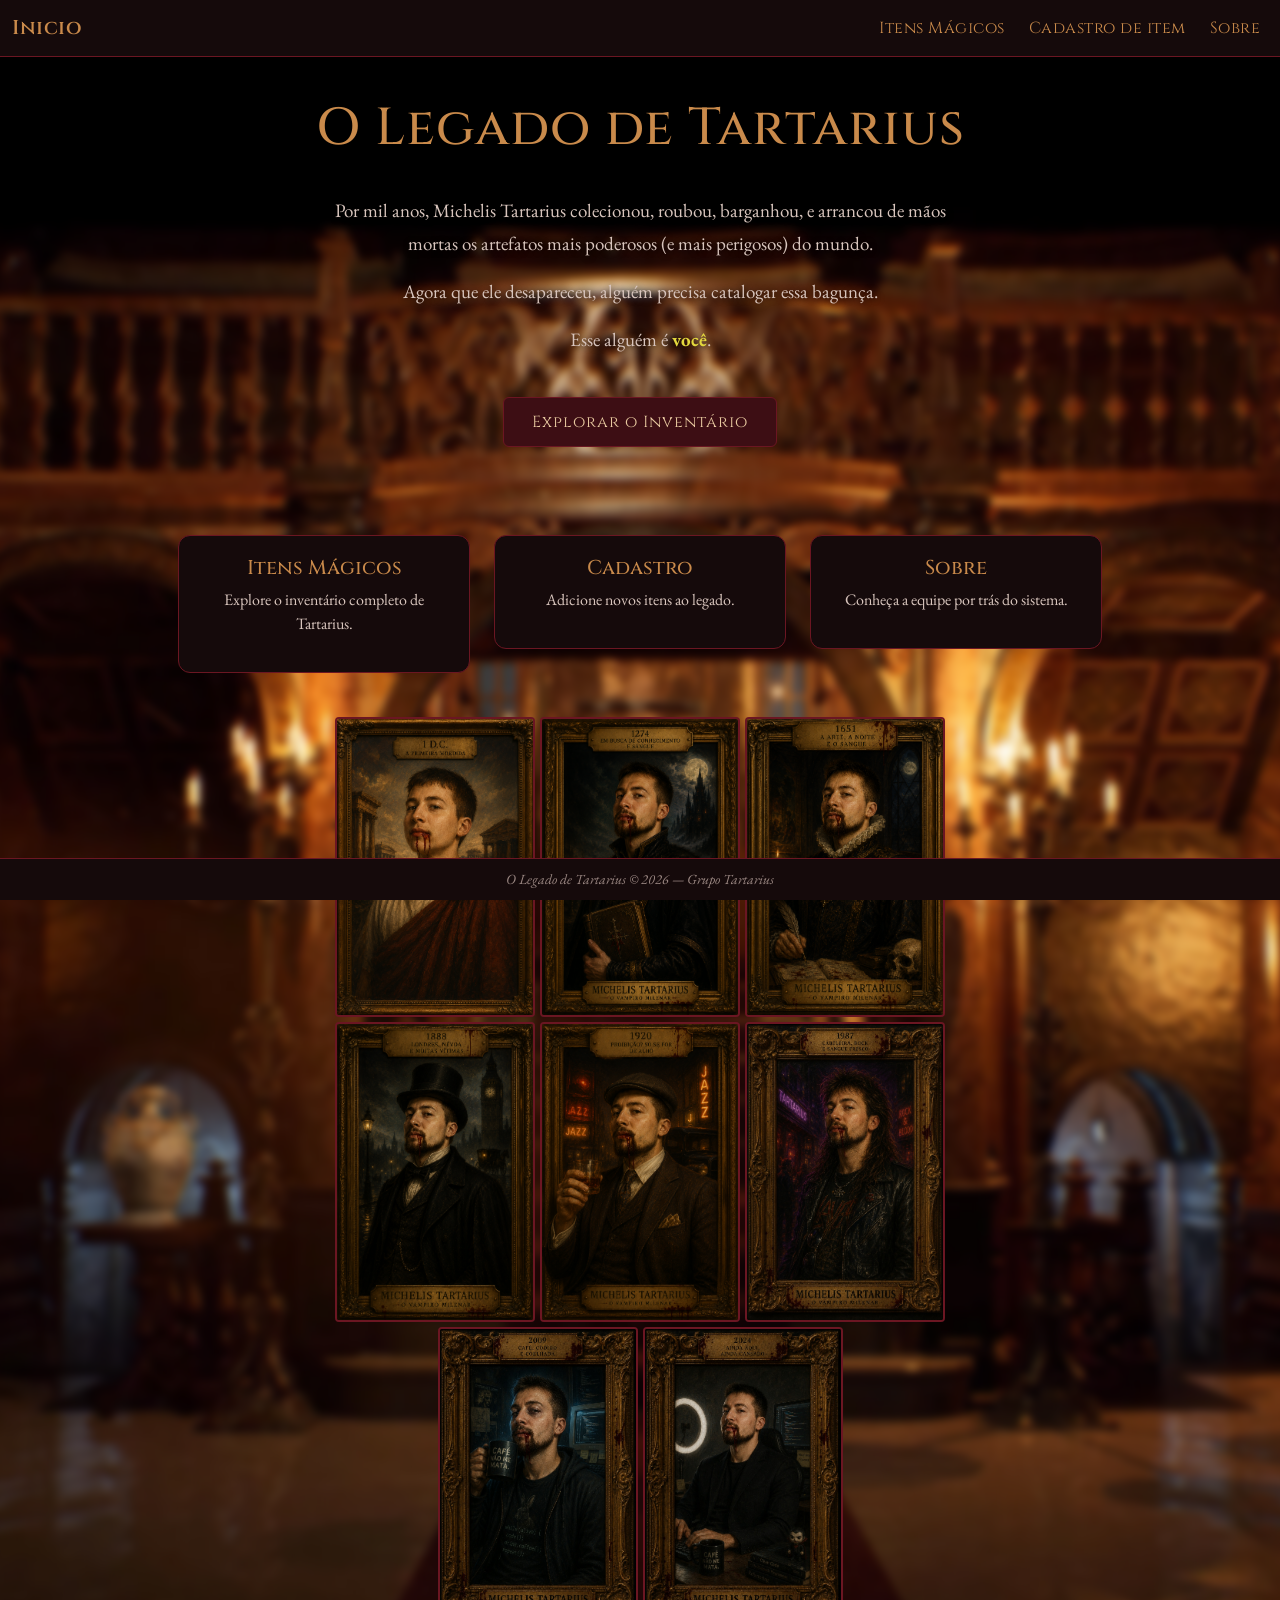
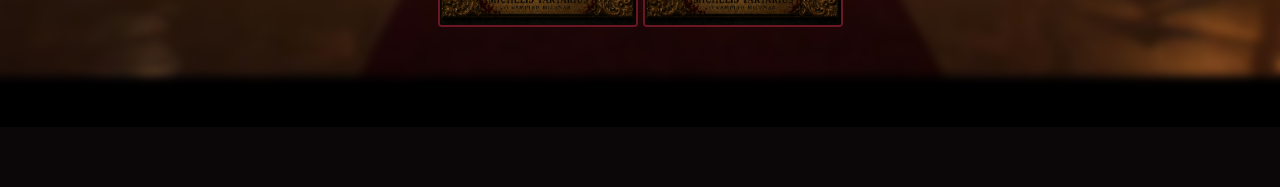
<file: FrontEnd/index.html>
<!DOCTYPE html>
<html lang="pt-BR">
<head>
    <meta charset="UTF-8">
    <meta name="viewport" content="width=device-width, initial-scale=1.0">
    <title>Inicio</title>
    <link href="https://fonts.googleapis.com/css2?family=Cinzel:wght@600;700&family=EB+Garamond:ital,wght@0,400;1,400&display=swap" rel="stylesheet">
    <link href="https://cdn.jsdelivr.net/npm/bootstrap@5.3.8/dist/css/bootstrap.min.css" rel="stylesheet">
    <link rel="stylesheet" href="../CSS - Style/style.css">
</head>
<body>

<!-- Navbar -->
<header>
  <nav class="navbar navbar-expand-lg bg-body-tertiary py-2 shadow-sm">
    <div class="container-fluid">

      <a class="navbar-brand fw-semibold" href="index.html">Inicio</a>

      <button class="navbar-toggler" type="button" data-bs-toggle="collapse" data-bs-target="#navbarNavDropdown">
        <span class="navbar-toggler-icon"></span>
      </button>

      <div class="collapse navbar-collapse" id="navbarNavDropdown">
        <ul class="navbar-nav ms-auto align-items-center gap-2">
          <li class="nav-item">
            <a class="nav-link" href="catalogo.html">Itens Mágicos</a>
          </li>
          <li class="nav-item">
            <a class="nav-link" href="cadastro.html">Cadastro de item</a>
          </li>
          <li class="nav-item">
            <a class="nav-link" href="sobre.html">Sobre</a>
          </li>
        </ul>
      </div>

    </div>
  </nav>
</header>

<!-- Conteúdo Principal -->
<div class="hero">
  <h1 class="Titulo">O Legado de Tartarius</h1>
  <p class="pInicio">Por mil anos, Michelis Tartarius colecionou, roubou, barganhou, e arrancou de mãos mortas os artefatos mais poderosos (e mais perigosos) do mundo.</p>
  <p class="pInicio">Agora que ele desapareceu, alguém precisa catalogar essa bagunça.</p>
  <p class="pInicio">Esse alguém é <strong class="destaque">você</strong>.</p>
  <a class="botaoCatalogo" href="catalogo.html">Explorar o Inventário</a>

 <div class="row g-4 justify-content-center my-4 meus-cards-especiais">
  <div class="col-md-3">
    <a href="catalogo.html" class="text-decoration-none">
      <div class="card-dev">
        <h5 style="font-family:'Cinzel',serif; color:#C98A4B;">Itens Mágicos</h5>
        <p style="font-family:'EB Garamond',serif; color:#D8C5BD;">Explore o inventário completo de Tartarius.</p>
      </div>
    </a>
  </div>
  <div class="col-md-3">
    <a href="cadastro.html" class="text-decoration-none">
      <div class="card-dev">
        <h5 style="font-family:'Cinzel',serif; color:#C98A4B;">Cadastro</h5>
        <p style="font-family:'EB Garamond',serif; color:#D8C5BD;">Adicione novos itens ao legado.</p>
      </div>
    </a>
  </div>
  <div class="col-md-3">
    <a href="sobre.html" class="text-decoration-none">
      <div class="card-dev">
        <h5 style="font-family:'Cinzel',serif; color:#C98A4B;">Sobre</h5>
        <p style="font-family:'EB Garamond',serif; color:#D8C5BD;">Conheça a equipe por trás do sistema.</p>
      </div>
    </a>
  </div>
</div>

  <div class="containerMichel">
    <img class="quadrosMichel" src="../Imagens/Michelis1.png" alt="Michelis 1">
    <img class="quadrosMichel" src="../Imagens/Michelis 2.png" alt="Michelis 2">
    <img class="quadrosMichel" src="../Imagens/Michelis 3.png" alt="Michelis 3">
    <img class="quadrosMichel" src="../Imagens/Michelis 4.png" alt="Michelis 4">
    <img class="quadrosMichel" src="../Imagens/Michelis 5.png" alt="Michelis 5">
    <img class="quadrosMichel" src="../Imagens/michelis 6.jpg" alt="Michelis 6">
    <img class="quadrosMichel" src="../Imagens/michelis 7.jpg" alt="Michelis 7">
    <img class="quadrosMichel" src="../Imagens/michelis 8.jpg" alt="Michelis 8">
  </div>
</div>

<!-- Footer -->
<footer class="footer">
  <p class="pFooter">O Legado de Tartarius &copy; 2026 — Grupo Tartarius</p>
</footer>

<script src="https://cdn.jsdelivr.net/npm/bootstrap@5.3.8/dist/js/bootstrap.bundle.min.js"></script>

</body>
</html>
</file>
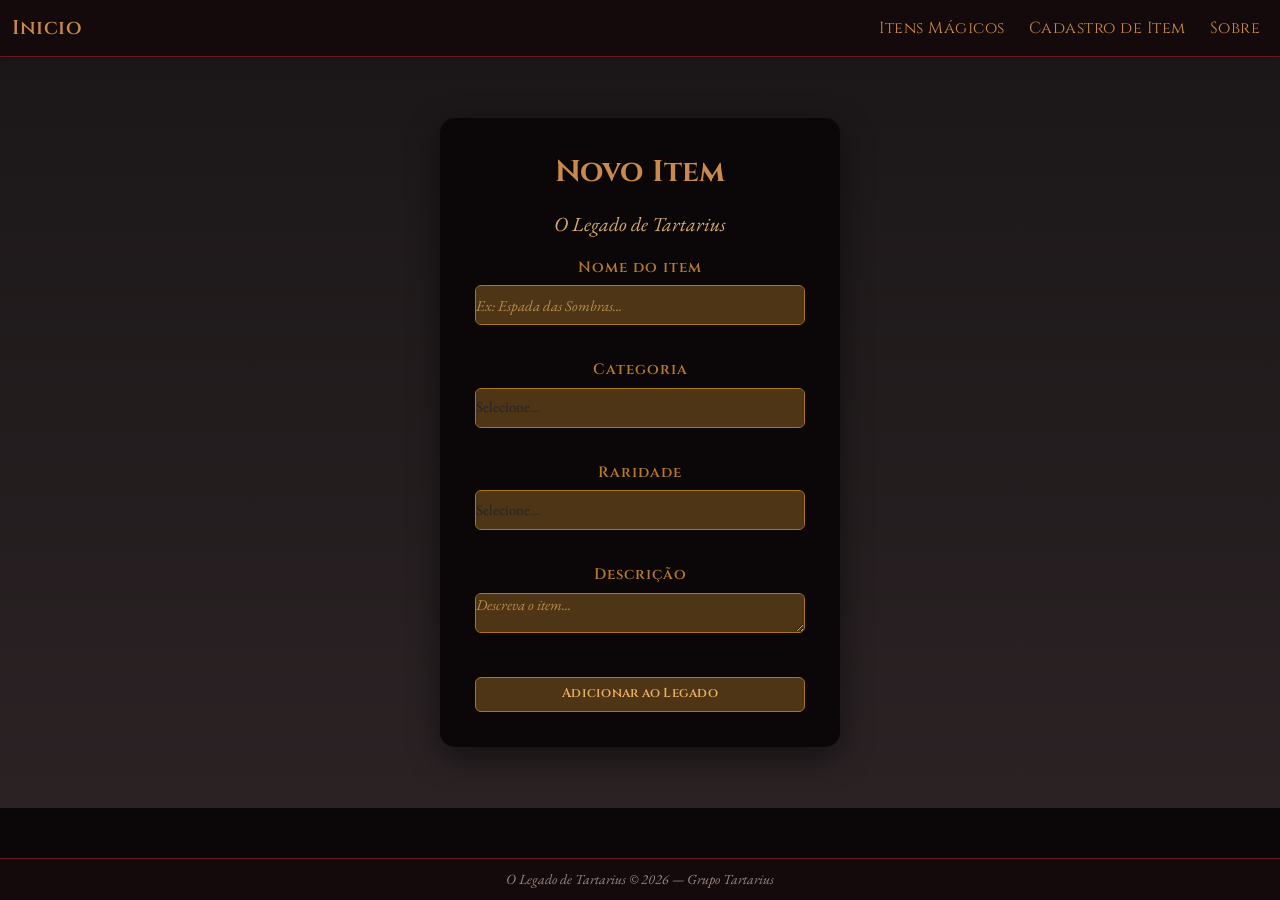
<file: FrontEnd/cadastro.html>
<!DOCTYPE html>
<html lang="pt-BR">
<head>
    <meta charset="UTF-8">
    <meta name="viewport" content="width=device-width, initial-scale=1.0">
    <title>Cadastro de Item</title>
    <link href="https://fonts.googleapis.com/css2?family=Cinzel:wght@600;700&family=EB+Garamond:ital,wght@0,400;1,400&display=swap" rel="stylesheet">
    <link href="https://cdn.jsdelivr.net/npm/bootstrap@5.3.8/dist/css/bootstrap.min.css" rel="stylesheet">
    <link rel="stylesheet" href="../CSS - Style/style.css">
</head>
<body>

<!-- Navbar -->
<header>
  <nav class="navbar navbar-expand-lg bg-body-tertiary py-2 shadow-sm">
    <div class="container-fluid">

      <a class="navbar-brand fw-semibold" href="index.html">Inicio</a>

      <button class="navbar-toggler" type="button" data-bs-toggle="collapse" data-bs-target="#navbarNavDropdown">
        <span class="navbar-toggler-icon"></span>
      </button>

      <div class="collapse navbar-collapse" id="navbarNavDropdown">
        <ul class="navbar-nav ms-auto align-items-center gap-2">
          <li class="nav-item">
            <a class="nav-link" href="catalogo.html">Itens Mágicos</a>
          </li>
          <li class="nav-item">
            <a class="nav-link" href="cadastro.html">Cadastro de Item</a>
          </li>
          <li class="nav-item">
            <a class="nav-link" href="sobre.html">Sobre</a>
          </li>
        </ul>
      </div>

    </div>
  </nav>
</header>

<!-- Conteúdo Principal -->
<section class="cadastro">
  <div class="card-Cadastro">
    <h1 class="login-titulo">Novo Item</h1>
    <p class="login-subtitulo">O Legado de Tartarius</p>

    <div class="mb-3">
      <label class="login-label" for="nomeItem">Nome do item</label>
      <input class="form-control login-input" id="nomeItem" type="text" placeholder="Ex: Espada das Sombras...">
      <div class="invalid-feedback">Preencha o nome do item.</div>
    </div>

    <div class="mb-3">
      <label class="login-label" for="categoriaItem">Categoria</label>
      <select class="form-control login-input" id="categoriaItem">
        <option value="">Selecione...</option>
        <option value="Amuleto">Amuleto</option>
        <option value="Arma">Arma</option>
        <option value="Poção">Poção</option>
        <option value="Anel">Anel</option>
        <option value="Livro">Livro</option>
      </select>
      <div class="invalid-feedback">Selecione uma categoria.</div>
    </div>

    <div class="mb-3">
      <label class="login-label" for="raridadeItem">Raridade</label>
      <select class="form-control login-input" id="raridadeItem">
        <option value="">Selecione...</option>
        <option value="Comum">Comum</option>
        <option value="Raro">Raro</option>
        <option value="Épico">Épico</option>
        <option value="Lendário">Lendário</option>
      </select>
      <div class="invalid-feedback">Selecione uma raridade.</div>
    </div>

    <div class="mb-3">
      <label class="login-label" for="descricaoItem">Descrição</label>
      <textarea class="form-control login-input" id="descricaoItem" rows="3" placeholder="Descreva o item..."></textarea>
      <div class="invalid-feedback">Preencha a descrição.</div>
    </div>

    <button class="card-btn" onclick="cadastrarItem()">Adicionar ao Legado</button>

    <div id="mensagem-sucesso" style="display:none;" class="alert mt-3">
      Item adicionado ao legado!
    </div>
  </div>
</section>

<!-- Footer -->
<footer class="footer">
  <p class="pFooter">O Legado de Tartarius &copy; 2026 — Grupo Tartarius</p>
</footer>

<script src="https://cdn.jsdelivr.net/npm/bootstrap@5.3.8/dist/js/bootstrap.bundle.min.js"></script>
<script src="../JavaScript - BackEnd/cadastro.js"></script>

</body>
</html>
</file>
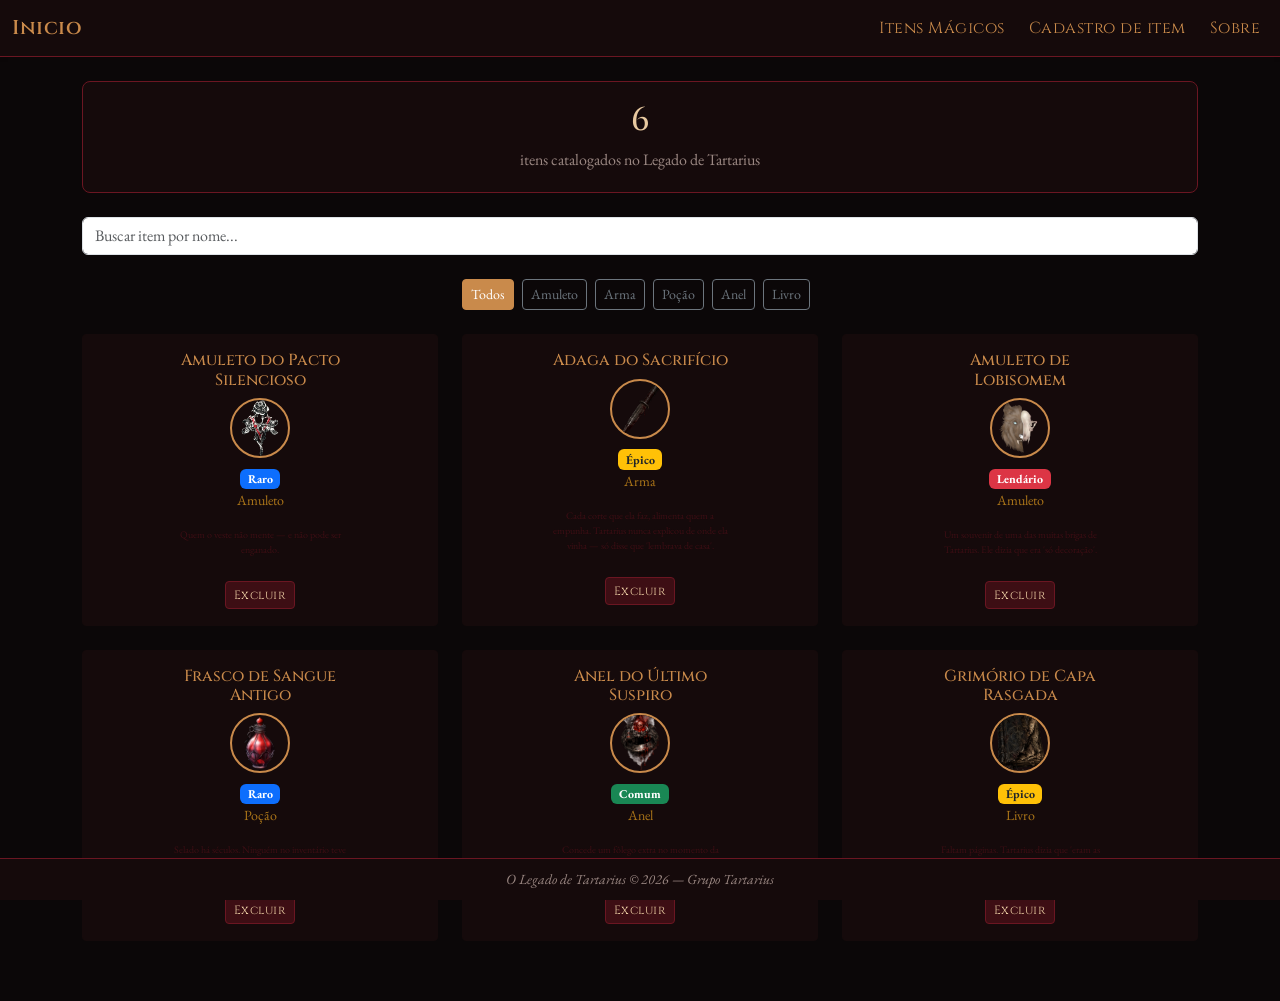
<file: FrontEnd/catalogo.html>
<!DOCTYPE html>
<html lang="pt-BR">
<head>
    <meta charset="UTF-8">
    <meta name="viewport" content="width=device-width, initial-scale=1.0">
    <title>Itens Magicos</title>
    <link href="https://fonts.googleapis.com/css2?family=Cinzel:wght@600;700&family=EB+Garamond:ital,wght@0,400;1,400&display=swap" rel="stylesheet">
    <link href="https://cdn.jsdelivr.net/npm/bootstrap@5.3.8/dist/css/bootstrap.min.css" rel="stylesheet">
    <link rel="stylesheet" href="../CSS - Style/style.css">
</head>
<body>

<!-- Navbar -->
<header>
  <nav class="navbar navbar-expand-lg bg-body-tertiary py-2 shadow-sm">
    <div class="container-fluid">

      <a class="navbar-brand fw-semibold" href="index.html">Inicio</a>

      <button class="navbar-toggler" type="button" data-bs-toggle="collapse" data-bs-target="#navbarNavDropdown">
        <span class="navbar-toggler-icon"></span>
      </button>

      <div class="collapse navbar-collapse" id="navbarNavDropdown">
        <ul class="navbar-nav ms-auto align-items-center gap-2">
          <li class="nav-item">
            <a class="nav-link" href="catalogo.html">Itens Mágicos</a>
          </li>
          <li class="nav-item">
            <a class="nav-link" href="cadastro.html">Cadastro de item</a>
          </li>
          <li class="nav-item">
            <a class="nav-link" href="sobre.html">Sobre</a>
          </li>
        </ul>
      </div>

    </div>
  </nav>
</header>

<main class="container mt-4">

  <!-- Contador de itens -->
  <div class="card text-center mb-4">
    <div class="card-body-contador">
      <h3 class="card-title" id="contador-itens">1</h3>
      <p class="card-text">itens catalogados no Legado de Tartarius</p>
    </div>
  </div>

  <!-- Busca -->
  <div class="mb-4">
    <input type="text" class="form-control" id="busca" placeholder="Buscar item por nome...">
  </div>

  <!-- Filtros por categoria -->
  <div id="filtros-categoria" class="mb-3 text-center"></div>

  <p id="mensagem-vazia" style="display:none;" class="text-center text-muted mt-4">
    Nenhum item encontrado.
  </p>

  <!-- Lista de cards -->
  <div class="row g-4 justify-content-center" id="lista-de-itens"></div>

</main>

<!-- Template do card -->
<template id="template-card">
  <div class="col-md-4">
    <div class="card h-100">
      <div class="card-body">
        <h5 class="card-title item-nome"></h5>
        <img src="" alt="" class="img-fluid item-imagem">
        <span class="badge item-raridade"></span>
        <p class="text-muted small item-categoria"></p>
        <p class="card-text item-descricao"></p>
        <button class="btn btn-sm mt-2 btn-excluir">Excluir</button>
      </div>
    </div>
  </div>
</template>

<!-- Modal de confirmação de exclusão -->
<div class="modal fade" id="modalExclusao" tabindex="-1" aria-hidden="true">
  <div class="modal-dialog modal-dialog-centered">
    <div class="modal-content" style="background-color:#150A0B; border:1px solid #6B1622; color:#D8C5BD;">
      <div class="modal-header" style="border-bottom:1px solid #6B1622;">
        <h5 class="modal-title" style="font-family:'Cinzel',serif; color:#C98A4B;">Confirmar Exclusão</h5>
        <button type="button" class="btn-close btn-close-white" data-bs-dismiss="modal"></button>
      </div>
      <div class="modal-body" style="font-family:'EB Garamond',serif; font-size:18px;">
        Excluir <strong id="modal-nome-item" style="color:#C98A4B;"></strong>?
      </div>
      <div class="modal-footer" style="border-top:1px solid #6B1622;">
        <button type="button" class="btn btn-sm" data-bs-dismiss="modal" style="background-color:#150A0B; color:#D8C5BD; border:1px solid #6B1622; font-family:'Cinzel',serif;">Cancelar</button>
        <button type="button" class="btn btn-sm btn-excluir" id="btn-confirmar-exclusao">Excluir</button>
      </div>
    </div>
  </div>
</div>

<!-- Footer -->
<footer class="footer">
  <p class="pFooter">O Legado de Tartarius &copy; 2026 — Grupo Tartarius</p>
</footer>

<script src="https://cdn.jsdelivr.net/npm/bootstrap@5.3.8/dist/js/bootstrap.bundle.min.js"></script>
<script type="module" src="../JavaScript - BackEnd/app.js"></script>

</body>
</html>
</file>
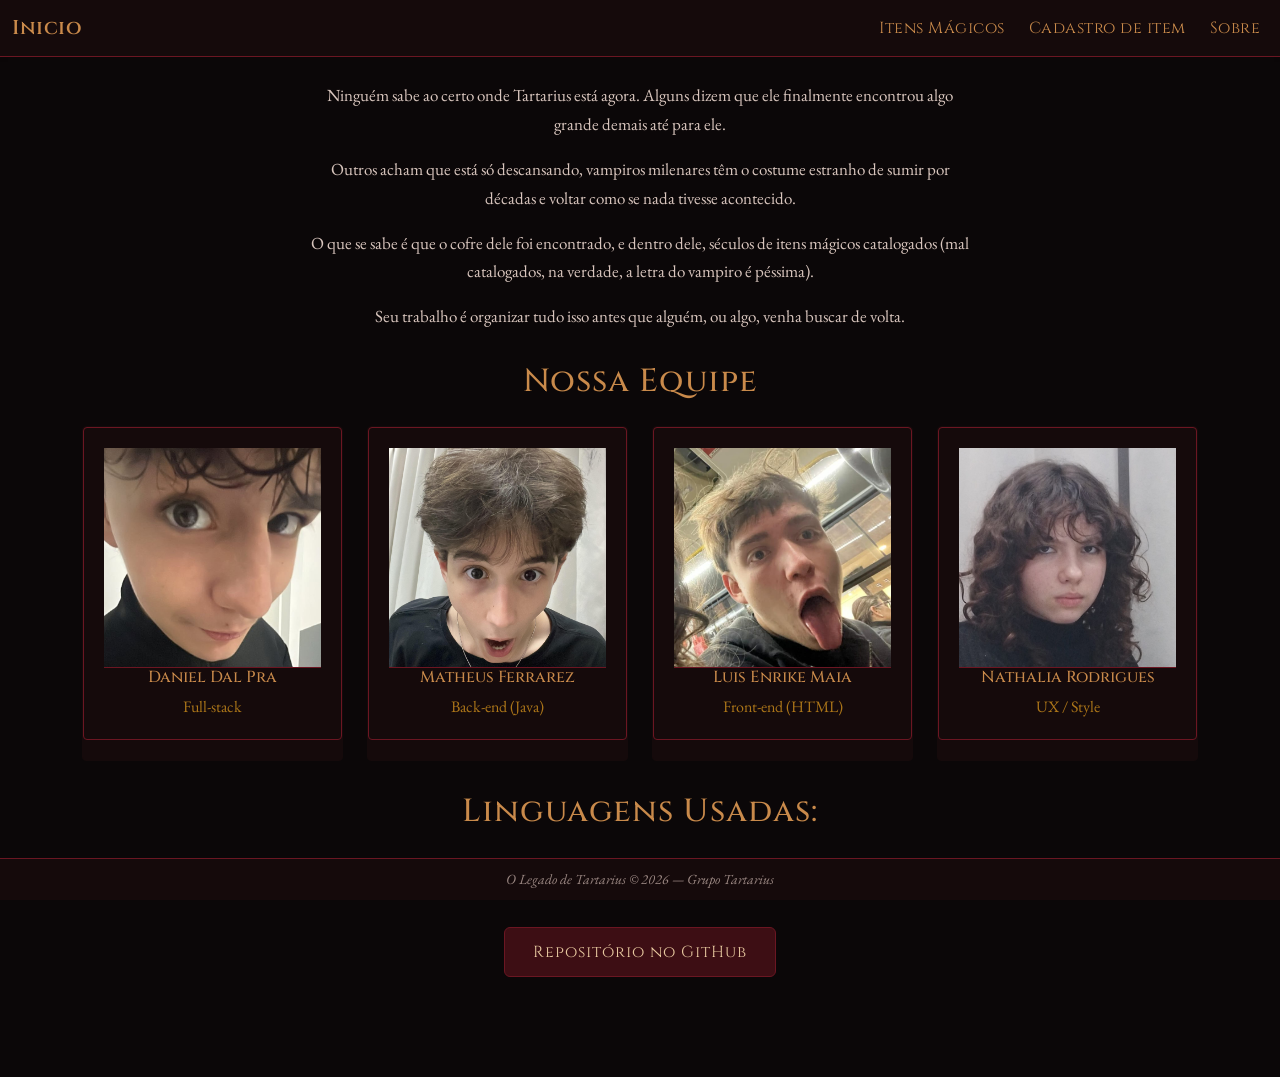
<file: FrontEnd/sobre.html>
<!DOCTYPE html>
<html lang="pt-BR">
<head>
    <meta charset="UTF-8">
    <meta name="viewport" content="width=device-width, initial-scale=1.0">
    <title>Sobre</title>
    <link href="https://fonts.googleapis.com/css2?family=Cinzel:wght@600;700&family=EB+Garamond:ital,wght@0,400;1,400&display=swap" rel="stylesheet">
    <link href="https://cdn.jsdelivr.net/npm/bootstrap@5.3.8/dist/css/bootstrap.min.css" rel="stylesheet">
    <link rel="stylesheet" href="../CSS - Style/style.css">
</head>
<body>

<!-- Navbar -->
<header>
  <nav class="navbar navbar-expand-lg bg-body-tertiary py-2 shadow-sm">
    <div class="container-fluid">

      <a class="navbar-brand fw-semibold" href="index.html">Inicio</a>

      <button class="navbar-toggler" type="button" data-bs-toggle="collapse" data-bs-target="#navbarNavDropdown">
        <span class="navbar-toggler-icon"></span>
      </button>

      <div class="collapse navbar-collapse" id="navbarNavDropdown">
        <ul class="navbar-nav ms-auto align-items-center gap-2">
          <li class="nav-item">
            <a class="nav-link" href="catalogo.html">Itens Mágicos</a>
          </li>
          <li class="nav-item">
            <a class="nav-link" href="cadastro.html">Cadastro de item</a>
          </li>
          <li class="nav-item">
            <a class="nav-link" href="sobre.html">Sobre</a>
          </li>
        </ul>
      </div>

    </div>
  </nav>
</header>

<!-- Conteúdo Principal -->
<main class="container mt-4">

  <p class="pSobre">Ninguém sabe ao certo onde Tartarius está agora. Alguns dizem que ele finalmente encontrou algo grande demais até para ele.</p>
  <p class="pSobre">Outros acham que está só descansando, vampiros milenares têm o costume estranho de sumir por décadas e voltar como se nada tivesse acontecido.</p>
  <p class="pSobre">O que se sabe é que o cofre dele foi encontrado, e dentro dele, séculos de itens mágicos catalogados (mal catalogados, na verdade, a letra do vampiro é péssima).</p>
  <p class="pSobre">Seu trabalho é organizar tudo isso antes que alguém, ou algo, venha buscar de volta.</p>

  <h2>Nossa Equipe</h2>

  <div class="row g-4">
    <div class="col-md-3">
      <div class="card h-100 text-center">
        <div class="card-dev">
          <img src="../Imagens/Daniel.jpeg" class="card-img-top" alt="Foto de Daniel Dal Pra">
          <h5 class="card-title">Daniel Dal Pra</h5>
          <p class="card-text text-muted">Full-stack</p>
        </div>
      </div>
    </div>

    <div class="col-md-3">
      <div class="card h-100 text-center">
        <div class="card-dev">
          <img src="../Imagens/Matheus.jpeg" class="card-img-top" alt="Foto de Matheus Ferrarez">
          <h5 class="card-title">Matheus Ferrarez</h5>
          <p class="card-text text-muted">Back-end (Java)</p>
        </div>
      </div>
    </div>

    <div class="col-md-3">
      <div class="card h-100 text-center">
        <div class="card-dev">
          <img src="../Imagens/Luis.jpeg" class="card-img-top" alt="Foto de Luis Enrike Maia">
          <h5 class="card-title">Luis Enrike Maia</h5>
          <p class="card-text text-muted">Front-end (HTML)</p>
        </div>
      </div>
    </div>

    <div class="col-md-3">
      <div class="card h-100 text-center">
        <div class="card-dev">
          <img src="../Imagens/Nathalia.jpeg" class="card-img-top" alt="Foto de Nathalia Rodrigues">
          <h5 class="card-title">Nathalia Rodrigues</h5>
          <p class="card-text text-muted">UX / Style</p>
        </div>
      </div>
    </div>
  </div>



<!-- Linguagens usadas -->
<h2>Linguagens Usadas:</h2>
<div class="mb-4">
  <span class="badge bg-warning text-dark me-2">HTML5</span>
  <span class="badge bg-primary me-2">Bootstrap 5</span>
  <span class="badge bg-dark me-2">CSS3</span>
  <span class="badge bg-success me-2">JavaScript</span>
</div>

<a href="https://github.com/DalPraSenai/Git-em-grupo-DLMN" class="botaoCatalogo" target="_blank">
  Repositório no GitHub
</a>

</main>

<!-- Footer -->
<footer class="footer">
  <p class="pFooter">O Legado de Tartarius &copy; 2026 — Grupo Tartarius</p>
</footer>

<script src="https://cdn.jsdelivr.net/npm/bootstrap@5.3.8/dist/js/bootstrap.bundle.min.js"></script>

</body>
</html>
</file>
<file: CSS - Style/style.css>
/* Navbar */
.navbar {
    background-color: #150A0B !important;
    border-bottom: 1px solid #6B1622;
}

.navbar-brand {
    font-family: 'Cinzel', serif;
    color: #C98A4B !important;
    letter-spacing: 0.5px;
}

.nav-link {
    font-family: 'Cinzel', serif;
    color: #C98A4B !important;
    letter-spacing: 0.5px;
}

.nav-link.active {
    color: #E8C9A0 !important;
}

.dropdown-menu {
    background-color: #150A0B;
    border: 1px solid #6B1622;
}

.dropdown-item {
    color: #D8C5BD;
    font-family: 'EB Garamond', serif;
}

.dropdown-item:hover {
    background-color: #3D0E14;
    color: #E8C9A0;
}


/* Body */
body {
    background-color: #0B0708;
    color: #D8C5BD;
    font-family: 'EB Garamond', serif;
    text-align: center;
    min-height: 100vh;
    padding-bottom: 60px;
}


/* Título do Index */
.Titulo {
    font-family: 'Cinzel', serif;
    color: #C98A4B;
    padding: 20px;
    margin-top: -20px;
    letter-spacing: 1px;
    width: 100%;
    font-size: 52px;
}

/* Sobrescreve cor padrão do Bootstrap pra bronze */
.text-muted {
    color: #ac7619 !important;
}


/* Hero com fundo desfocado */
.hero {
    position: relative;
    overflow: hidden;
    padding: 40px 20px;
}

.hero::before {
    content: '';
    position: absolute;
    inset: 0;
    background-image: url('../Imagens/RE1UR_hall_principal.jpg');
    background-size: cover;
    background-position: center;
    filter: blur(4px);
    transform: scale(1.05);
    z-index: 0;
}

.hero > * {
    position: relative;
    z-index: 1;
}


/* Cadastro */
.cadastro {
    min-height: calc(100vh - 149px);
    display: flex;
    justify-content: center;
    align-items: center;
    padding: 30px;
    background: linear-gradient(180deg, #1b1718, #2b2224);
}

.card-Cadastro {
    width: 400px;
    background: #0B0708;
    border-radius: 15px;
    padding: 35px;
    box-shadow: 0 10px 30px rgba(0,0,0,.5);
    display: flex;
    flex-direction: column;
    gap: 18px;
}

.login-titulo {
    color: #C98A4B;
    font-family: 'Cinzel', serif;
    font-size: 30px;
    font-weight: 700;
    text-align: center;
    margin: 0.50px;
    letter-spacing: 0.15px;
}

.login-subtitulo {
    font-family: 'EB Garamond', serif;
    font-size: 20px;
    font-style: italic;
    color: #d7ac73;
    text-align: center;
    margin: 0.05px;
}

.card-Email {
    margin-bottom: 3px;
}

.card-Senha {
    margin-bottom: 3px;
}

.login-label {
    font-family: 'Cinzel', serif;
    font-size: 15px;
    font-weight: 600;
    letter-spacing: 1px;
    color: #b77a2a;
    display: block;
    margin-bottom: 6px;
}

.login-input {
    width: 100%;
    height: 40px;
    padding: 0.15px;
    background-color: #4d3515;
    border: 1px solid #ac7619;
    border-radius: 6px;
    font-family: 'EB Garamond', serif;
    font-size: 15px;
    box-sizing: border-box;
}

.login-input::placeholder {
    color: #ebb165;
    font-style: italic;
    opacity: 0.7;
}

.login-esqueceu {
    font-family: 'EB Garamont', serif;
    font-size: 15px;
    font-style: oblique;
    color: #C98A4B;
    text-align: center;
    display: block;
    margin-top: 5px;
    cursor: pointer;
    transition: color 0.15s;
}

.card-btn {
    width: 100%;
    height: 35px;
    margin-top: 10px;
    background-color: #4d3515;
    color: #ebb165;
    border: 1px solid #ac7619;
    border-radius: 6px;
    font-family: 'Cinzel', serif;
    font-size: 13px;
    font-weight: 600;
    letter-spacing: 0.25px;
    cursor: pointer;
}

.card-divisor {
    display: flex;
    align-items: center;
    gap: 10px;
    margin: 25px 0 0;
}

.card-divisor hr {
    flex: 1;
    border: none;
    border-top: 1px solid #b77a2a;
    margin: 0;
}

.card-divisor span {
    font-family: 'EB Garamont', serif;
    font-size: 14px;
    font-style: italic;
    color: #b77a2a;
}

.card-registro {
    text-align: center;
    margin-top: 15px;
    font-family: 'EB Garamont', serif;
    font-size: 15px;
    color: #b77a2a;
}

.card-registro a {
    color: #d7ac73;
    text-decoration: underline;
    transition: color 0.15s;
}


/* Página Inicial */
.pInicio {
    font-family: 'EB Garamond', serif;
    font-size: 19px;
    color: #D8C5BD;
    max-width: 700px;
    margin: 16px auto;
    padding: 0 20px;
    line-height: 1.7;
    text-shadow: 1px 1px 6px rgba(0, 0, 0, 0.9);
}

.destaque {
    color: #e4d93e;
}

.botaoCatalogo {
    display: inline-block;
    font-family: 'Cinzel', serif;
    background-color: #3D0E14;
    color: #E8C9A0;
    border: 1px solid #6B1622;
    border-radius: 6px;
    padding: 12px 28px;
    margin: 24px 0 40px;
    text-decoration: none;
    letter-spacing: 1px;
    transition: background-color 0.2s ease, color 0.2s ease;
}

.botaoCatalogo:hover {
    background-color: #6B1622;
    color: #E8C9A0;
}


/* Página Sobre */
.containerMichel {
    display: flex;
    flex-wrap: wrap;
    justify-content: center;
    gap: 5px;
    max-width: 700px;
    margin: 20px auto 60px;
    padding: 0 20px;
}

.quadrosMichel {
    width: 200px;
    height: 300px;
    object-fit: cover;
    display: block;
    border: 2px solid #6B1622;
    border-radius: 4px;
    background-color: #150A0B;
}

.pSobre {
    font-family: 'EB Garamond', serif;
    font-size: 17px;
    color: #D8C5BD;
    max-width: 700px;
    margin: 16px auto;
    padding: 0 20px;
    line-height: 1.7;
}

h2 {
    font-family: 'Cinzel', serif;
    color: #C98A4B;
    letter-spacing: 1px;
    margin: 32px 0 24px;
}


/* Cards */
.card {
    background-color: transparent;
    border: none;
    box-shadow: none;
    animation: revelar 0.5s ease forwards;
}

/* Textura de pergaminho */
.card-body {
    background-color: #ffffff00;
    background-image: url(https://static.vecteezy.com/system/resources/previews/012/981/788/non_2x/old-parchment-paper-sheet-vintage-aged-or-texture-background-png.png);
    background-size: cover;
    background-position: center;
    background-repeat: no-repeat;
    max-width: 200px;
    margin: 0 auto;
    padding: 16px 12px;
    color: #3D0E14;
}

.card-body img {
    width: 60px;
    height: 60px;
    object-fit: cover;
    border-radius: 50%;
    display: block;
    margin: 0 auto 8px auto;
    border: 2px solid #C98A4B;
}

.card-body .card-title {
    font-family: 'Cinzel', serif;
    font-size: 15px;
    color: #3D0E14;
}

.card-body .card-text {
    font-family: 'EB Garamond', serif;
    font-size: 10px;
}


/* Contador */
.card-body-contador {
    background-color: #150A0B;
    color: #C98A4B;
    border: 1px solid #6B1622;
    border-radius: 8px;
    padding: 20px;
}

.card-body-contador .card-title {
    font-family: 'Cinzel', serif;
    font-size: 32px;
    color: #E8C9A0;
}

.card-body-contador .card-text {
    font-family: 'EB Garamond', serif;
    color: #9A8782;
    margin: 0;
}


/* Cards do catálogo */
.row .card.h-100 {
    background-color: #150A0B;
    border: 1px solid #150A0B;
    border-radius: 4px;
    transition: transform 0.2s ease, box-shadow 0.2s ease;
}

/* pó de pirilipimpim */
.row .card.h-100:hover {
    transform: translateY(-6px);
    box-shadow: 0 8px 24px rgba(198, 138, 75, 0.2);
}

.row .card.h-100 .card-img-top {
    border-bottom: 1px solid #6B1622;
    height: 220px;
    object-fit: cover;
}

.row .card.h-100 .card-title {
    font-family: 'Cinzel', serif;
    color: #C98A4B;
    font-size: 16px;
}

.row .card.h-100 .card-text {
    font-family: 'EB Garamond', serif;
}

.row .card-text text-muted {
    font-family: 'EB Garamond', serif;
    color: #9A8782;
    font-size: 14px;
}

.card-dev {
    background-color: #150A0B;
    border: 1px solid #6B1622;
    border-radius: 4px;
    padding: 20px;
    margin-bottom: 20px;
}

.card-dev img {
    border-radius: 0%;
}


/* Footer */
footer {
    text-align: center;
    position: fixed;
    bottom: 0;
    left: 0;
    width: 100%;
    background-color: #150A0B;
    border-top: 1px solid #6B1622;
    padding: 10px 0;
    z-index: 100;
}

.pFooter {
    font-family: 'EB Garamond', serif;
    font-style: italic;
    color: #9A8782;
    margin: 0;
    font-size: 14px;
}


/* Mensagem de sucesso */
#mensagem-sucesso {
    background-color: #1a3d1a;
    border: 1px solid #4a7c4a;
    color: #C98A4B;
    font-family: 'EB Garamond', serif;
    font-size: 16px;
    border-radius: 6px;
    text-align: center;
}


/* Botão Excluir */
.btn-excluir {
    background-color: #3D0E14;
    color: #E8C9A0;
    border: 1px solid #6B1622;
    font-family: 'Cinzel', serif;
    font-size: 12px;
    letter-spacing: 0.5px;
    transition: background-color 0.2s ease;
}

.btn-excluir:hover {
    background-color: #6B1622;
    color: #E8C9A0;
}


/* Animações */
@keyframes revelar {
    from { opacity: 0; transform: translateY(20px); }
    to   { opacity: 1; transform: translateY(0); }
}

@keyframes sumir {
    to { opacity: 0; transform: scale(0.92); }
}

.saindo {
    animation: sumir 0.35s ease forwards;
}

@keyframes pulsar {
    0%, 100% { box-shadow: 0 0 4px #C98A4B; }
    50%       { box-shadow: 0 0 12px #C98A4B; }
}

.badge.bg-danger {
    animation: pulsar 2s ease-in-out infinite;
}

main {
    animation: revelar 0.4s ease forwards;
}


/* Cards do index */
.meus-cards-especiais .card-dev {
    border-radius: 12px;
    overflow: hidden;
}
</file>
